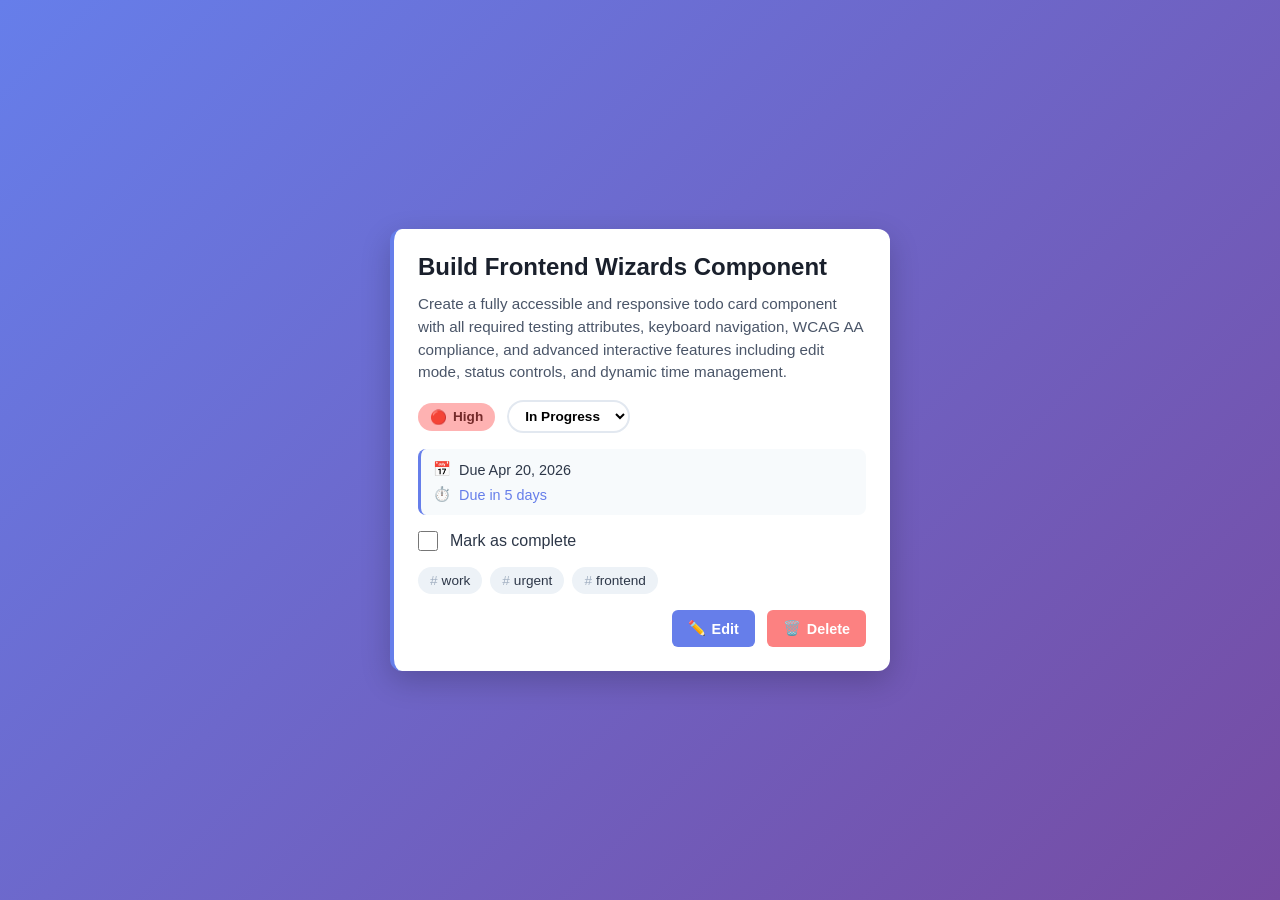
<file: Index.html>
<!DOCTYPE html>
<html lang="en">
<head>
    <meta charset="UTF-8">
    <meta name="viewport" content="width=device-width, initial-scale=1.0">
    <title>Todo Item Card - Stage 1a</title>
    <link rel="stylesheet" href="styles-todo.css">
</head>
<body>
    <main class="container">
        <article data-testid="test-todo-card" role="region" aria-labelledby="test-todo-title">
            <!-- VIEW MODE -->
            <div class="view-mode">
                <!-- Title with Priority Indicator -->
                <h2 data-testid="test-todo-title">
                    <span data-testid="test-todo-priority-indicator" class="high" aria-hidden="true"></span>
                    Build Frontend Wizards Component
                </h2>

                <!-- Description with Expand/Collapse -->
                <div data-testid="test-todo-collapsible-section" id="description-section">
                    <p data-testid="test-todo-description">
                        Create a fully accessible and responsive todo card component with all required testing attributes, keyboard navigation, WCAG AA compliance, and advanced interactive features including edit mode, status controls, and dynamic time management.
                    </p>
                    <button
                        data-testid="test-todo-expand-toggle"
                        type="button"
                        aria-expanded="false"
                        aria-controls="description-section"
                        class="hidden"
                    >
                        Show more
                    </button>
                </div>

                <!-- Metadata Section -->
                <div class="metadata-section">
                    <span
                        data-testid="test-todo-priority"
                        class="high"
                        aria-label="Priority: High"
                    >
                        <span aria-hidden="true">🔴</span> High
                    </span>
                    <select
                        data-testid="test-todo-status-control"
                        aria-label="Change task status"
                    >
                        <option value="pending">Pending</option>
                        <option value="in-progress" selected>In Progress</option>
                        <option value="done">Done</option>
                    </select>
                </div>

                <!-- Date/Time Section -->
                <div class="date-time-section">
                    <time
                        data-testid="test-todo-due-date"
                        datetime="2026-04-20T18:00:00Z"
                        aria-label="Due date"
                    >
                        <span aria-hidden="true">📅</span>
                        Due Apr 20, 2026
                    </time>
                    <div style="display: flex; align-items: center; gap: 4px;">
                        <span
                            data-testid="test-todo-time-remaining"
                            aria-live="polite"
                            aria-label="Time remaining"
                        >
                            <span aria-hidden="true">⏱️</span>
                            Due in 5 days
                        </span>
                        <span data-testid="test-todo-overdue-indicator" class="hidden">
                            <span aria-hidden="true">⚠️</span> Overdue
                        </span>
                    </div>
                </div>

                <!-- Checkbox -->
                <div class="checkbox-container">
                    <input
                        type="checkbox"
                        data-testid="test-todo-complete-toggle"
                        id="todo-complete"
                        aria-label="Mark task as complete"
                    />
                    <label for="todo-complete" class="checkbox-label">
                        Mark as complete
                    </label>
                </div>

                <!-- Tags -->
                <ul data-testid="test-todo-tags" role="list">
                    <li class="tag-item" data-testid="test-todo-tag-work">work</li>
                    <li class="tag-item" data-testid="test-todo-tag-urgent">urgent</li>
                    <li class="tag-item">frontend</li>
                </ul>

                <!-- Actions -->
                <div class="actions-section">
                    <button
                        data-testid="test-todo-edit-button"
                        aria-label="Edit this task"
                        type="button"
                    >
                        <span aria-hidden="true">✏️</span>
                        Edit
                    </button>
                    <button
                        data-testid="test-todo-delete-button"
                        aria-label="Delete this task"
                        type="button"
                    >
                        <span aria-hidden="true">🗑️</span>
                        Delete
                    </button>
                </div>
            </div>

            <!-- EDIT MODE -->
            <div class="edit-mode">
                <form data-testid="test-todo-edit-form">
                    <div class="form-group">
                        <label for="edit-title">Title</label>
                        <input
                            type="text"
                            data-testid="test-todo-edit-title-input"
                            id="edit-title"
                            required
                            aria-label="Edit task title"
                        />
                    </div>

                    <div class="form-group">
                        <label for="edit-description">Description</label>
                        <textarea
                            data-testid="test-todo-edit-description-input"
                            id="edit-description"
                            aria-label="Edit task description"
                        ></textarea>
                    </div>

                    <div class="form-group">
                        <label for="edit-priority">Priority</label>
                        <select
                            data-testid="test-todo-edit-priority-select"
                            id="edit-priority"
                            aria-label="Edit task priority"
                        >
                            <option value="low">Low</option>
                            <option value="medium">Medium</option>
                            <option value="high" selected>High</option>
                        </select>
                    </div>

                    <div class="form-group">
                        <label for="edit-due-date">Due Date</label>
                        <input
                            type="datetime-local"
                            data-testid="test-todo-edit-due-date-input"
                            id="edit-due-date"
                            aria-label="Edit task due date"
                        />
                    </div>

                    <div class="edit-form-actions">
                        <button
                            data-testid="test-todo-save-button"
                            type="submit"
                            aria-label="Save changes to task"
                        >
                            <span aria-hidden="true">✓</span>
                            Save
                        </button>
                        <button
                            data-testid="test-todo-cancel-button"
                            type="button"
                            aria-label="Cancel editing task"
                        >
                            <span aria-hidden="true">✕</span>
                            Cancel
                        </button>
                    </div>
                </form>
            </div>
        </article>
    </main>

    <script src="script-todo.js"></script>
</body>
</html>
</file>
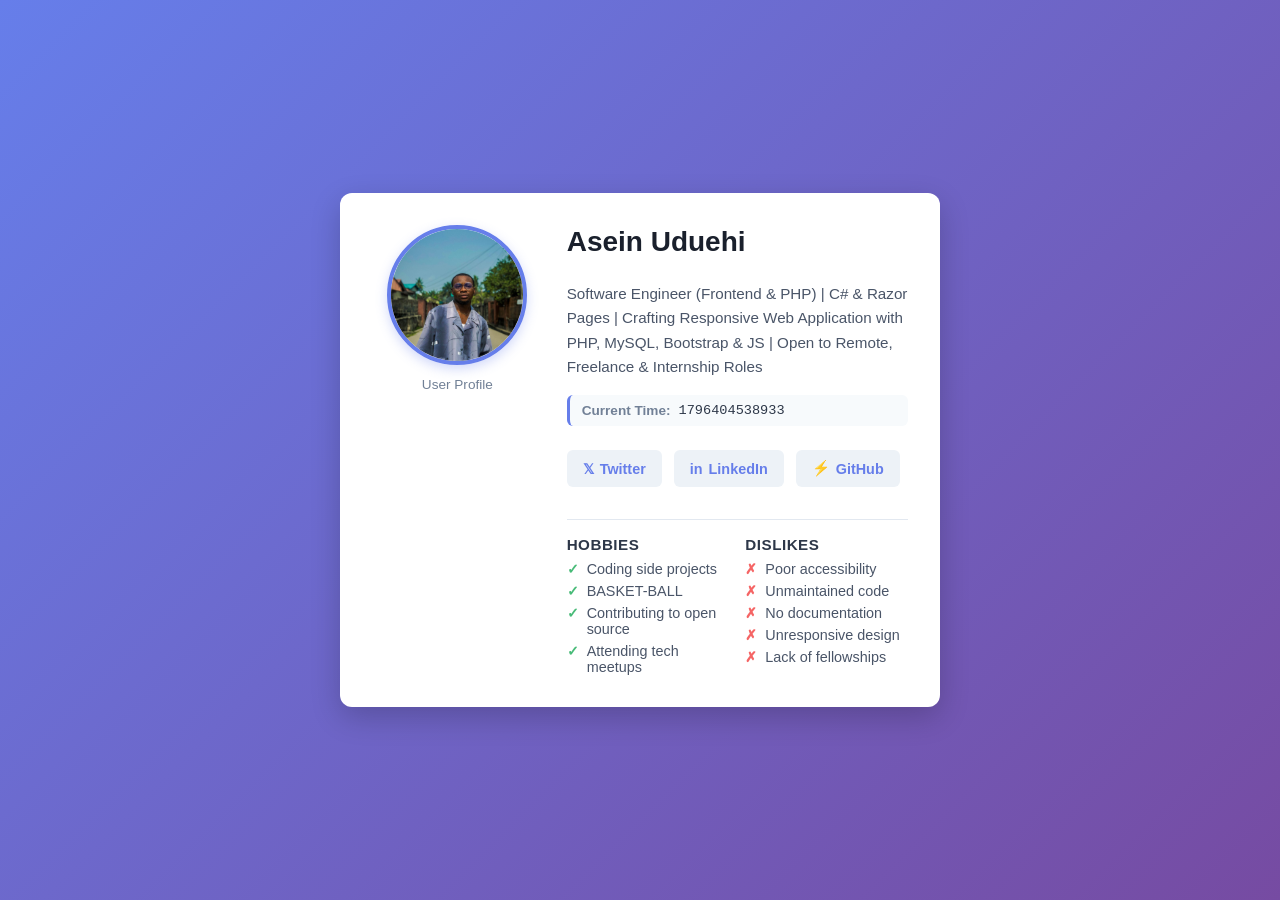
<file: profile.html>
<!DOCTYPE html>
<html lang="en">
<head>
    <meta charset="UTF-8">
    <meta name="viewport" content="width=device-width, initial-scale=1.0">
    <title>User Profile Card - Frontend Wizards</title>
    <link rel="stylesheet" href="styles-profile.css">
</head>
<body>
    <main class="container">
        <article data-testid="test-profile-card" role="region" aria-labelledby="user-name-header">
            <div class="profile-content">
                <!-- Avatar Section -->
                <figure data-testid="test-user-avatar">
                    <img
                        src="./img/AseinUduehi.jpg.jpg"
                        alt="Asein Uduehi's profile picture"
                        width="140"
                        height="140"
                    />
                    <figcaption>User Profile</figcaption>
                </figure>

                <!-- Text Content Section -->
                <div class="text-content">
                    <!-- Name -->
                    <header>
                        <h1 data-testid="test-user-name" id="user-name-header">
                            Asein Uduehi
                        </h1>
                    </header>

                    <!-- Bio -->
                    <p data-testid="test-user-bio">
                        Software Engineer (Frontend & PHP) | C# & Razor Pages | Crafting Responsive Web Application with PHP, MySQL, Bootstrap & JS | Open to Remote, Freelance & Internship Roles
                    </p>

                    <!-- Time Display -->
                    <div class="time-section">
                        <span class="time-label">Current Time:</span>
                        <span data-testid="test-user-time" role="status" aria-live="polite">
                            1713283200000
                        </span>
                    </div>

                    <!-- Social Links -->
                    <nav data-testid="test-user-social-links" aria-label="Social media links">
                        <a
                            href="https://twitter.com/jaycoat7"
                            target="_blank"
                            rel="noopener noreferrer"
                            data-testid="test-user-social-twitter"
                            aria-label="Visit Twitter profile"
                        >
                            <span aria-hidden="true">𝕏</span>
                            Twitter
                        </a>
                        <a
                            href="www.linkedin.com/in/uduehi-asein-5883b42bb"
                            target="_blank"
                            rel="noopener noreferrer"
                            data-testid="test-user-social-linkedin"
                            aria-label="Visit LinkedIn profile"
                        >
                            <span aria-hidden="true">in</span>
                            LinkedIn
                        </a>
                        <a
                            href="https://github.com/johnnyenteprise"
                            target="_blank"
                            rel="noopener noreferrer"
                            data-testid="test-user-social-github"
                            aria-label="Visit GitHub profile"
                        >
                            <span aria-hidden="true">⚡</span>
                            GitHub
                        </a>
                    </nav>

                    <!-- Hobbies and Dislikes -->
                    <div class="attributes-section">
                        <!-- Hobbies -->
                        <section aria-labelledby="hobbies-heading">
                            <h3 id="hobbies-heading">Hobbies</h3>
                            <ul data-testid="test-user-hobbies" role="list">
                                <li>Coding side projects</li>
                                <li>BASKET-BALL </li>
                                <li>Contributing to open source</li>
                                <li>Attending tech meetups</li>
                            </ul>
                        </section>

                        <!-- Dislikes -->
                        <section aria-labelledby="dislikes-heading">
                            <h3 id="dislikes-heading">Dislikes</h3>
                            <ul data-testid="test-user-dislikes" role="list">
                                <li>Poor accessibility</li>
                                <li>Unmaintained code</li>
                                <li>No documentation</li>
                                <li>Unresponsive design</li>
                                <LI>Lack of fellowships</LI>
                            </ul>
                        </section>
                    </div>
                </div>
            </div>
        </article>
    </main>

    <script src="scripts-profile.js"></script>
</body>
</html>
</file>
<file: styles-todo.css>
* {
    margin: 0;
    padding: 0;
    box-sizing: border-box;
}

body {
    font-family: -apple-system, BlinkMacSystemFont, 'Segoe UI', Roboto, Oxygen, Ubuntu, Cantarell, sans-serif;
    background: linear-gradient(135deg, #667eea 0%, #764ba2 100%);
    min-height: 100vh;
    display: flex;
    align-items: center;
    justify-content: center;
    padding: 16px;
}

.container {
    width: 100%;
    max-width: 500px;
}

/* Card Root */
[data-testid="test-todo-card"] {
    background: white;
    border-radius: 12px;
    box-shadow: 0 10px 30px rgba(0, 0, 0, 0.2);
    padding: 24px;
    transition: box-shadow 0.3s ease, transform 0.2s ease;
    border-left: 4px solid #667eea;
}

[data-testid="test-todo-card"]:hover {
    box-shadow: 0 15px 40px rgba(0, 0, 0, 0.25);
}

[data-testid="test-todo-card"].completed {
    background: #f8f9fa;
    border-left-color: #48bb78;
}

[data-testid="test-todo-card"].overdue {
    border-left-color: #f56565;
}

[data-testid="test-todo-card"].high-priority {
    border-left-color: #ed8936;
}

/* View Mode */
.view-mode {
    display: block;
}

.view-mode.hidden {
    display: none;
}

/* Edit Mode */
.edit-mode {
    display: none;
}

.edit-mode.visible {
    display: block;
}

/* Priority Indicator */
[data-testid="test-todo-priority-indicator"] {
    display: inline-block;
    width: 12px;
    height: 12px;
    border-radius: 50%;
    margin-right: 8px;
    vertical-align: middle;
}

[data-testid="test-todo-priority-indicator"].low {
    background: #48bb78;
    box-shadow: 0 0 0 2px rgba(72, 187, 120, 0.2);
}

[data-testid="test-todo-priority-indicator"].medium {
    background: #ecc94b;
    box-shadow: 0 0 0 2px rgba(236, 201, 75, 0.2);
}

[data-testid="test-todo-priority-indicator"].high {
    background: #f56565;
    box-shadow: 0 0 0 2px rgba(245, 101, 101, 0.2);
}

/* Overdue Indicator */
[data-testid="test-todo-overdue-indicator"] {
    display: inline-flex;
    align-items: center;
    gap: 6px;
    padding: 4px 8px;
    background: #fed7d7;
    color: #742a2a;
    border-radius: 4px;
    font-size: 0.75rem;
    font-weight: 600;
    margin-left: 8px;
}

[data-testid="test-todo-overdue-indicator"].hidden {
    display: none;
}

/* Title */
[data-testid="test-todo-title"] {
    font-size: 1.5rem;
    font-weight: 600;
    color: #1a202c;
    margin-bottom: 12px;
    word-break: break-word;
    transition: all 0.3s ease;
    display: flex;
    align-items: center;
    gap: 8px;
}

[data-testid="test-todo-card"].completed [data-testid="test-todo-title"] {
    text-decoration: line-through;
    color: #a0aec0;
}

/* Description */
[data-testid="test-todo-description"] {
    font-size: 0.95rem;
    color: #4a5568;
    line-height: 1.5;
    margin-bottom: 16px;
    word-break: break-word;
    max-height: none;
    overflow: visible;
    transition: max-height 0.3s ease, overflow 0.3s ease;
}

[data-testid="test-todo-collapsible-section"].collapsed [data-testid="test-todo-description"] {
    max-height: 80px;
    overflow: hidden;
    position: relative;
}

[data-testid="test-todo-collapsible-section"].collapsed [data-testid="test-todo-description"]::after {
    content: '';
    position: absolute;
    bottom: 0;
    left: 0;
    right: 0;
    height: 40px;
    background: linear-gradient(transparent, white);
}

/* Expand Toggle */
[data-testid="test-todo-expand-toggle"] {
    background: none;
    color: #667eea;
    padding: 4px 8px;
    margin-bottom: 12px;
    font-size: 0.85rem;
    border: none;
    cursor: pointer;
    font-weight: 600;
    text-decoration: underline;
}

[data-testid="test-todo-expand-toggle"]:hover {
    color: #5568d3;
}

[data-testid="test-todo-expand-toggle"]:focus {
    outline: 2px solid #667eea;
    outline-offset: 2px;
}

[data-testid="test-todo-expand-toggle"].hidden {
    display: none;
}

/* Metadata Section */
.metadata-section {
    display: flex;
    flex-wrap: wrap;
    gap: 12px;
    margin-bottom: 16px;
    font-size: 0.9rem;
    align-items: center;
}

/* Priority Badge */
[data-testid="test-todo-priority"] {
    display: inline-flex;
    align-items: center;
    gap: 6px;
    padding: 6px 12px;
    border-radius: 20px;
    font-weight: 600;
    font-size: 0.85rem;
    white-space: nowrap;
}

[data-testid="test-todo-priority"].low {
    background: #c6f6d5;
    color: #22543d;
}

[data-testid="test-todo-priority"].medium {
    background: #feebc8;
    color: #7c2d12;
}

[data-testid="test-todo-priority"].high {
    background: #feb2b2;
    color: #742a2a;
}

/* Status Control (Dropdown) */
[data-testid="test-todo-status-control"] {
    padding: 6px 12px;
    border-radius: 20px;
    font-weight: 600;
    font-size: 0.85rem;
    border: 2px solid #e2e8f0;
    background: white;
    cursor: pointer;
    transition: all 0.2s ease;
    white-space: nowrap;
}

[data-testid="test-todo-status-control"]:hover {
    border-color: #667eea;
}

[data-testid="test-todo-status-control"]:focus {
    outline: 2px solid #667eea;
    outline-offset: 2px;
}

/* Status Indicator Display */
[data-testid="test-todo-status"] {
    display: inline-flex;
    align-items: center;
    gap: 6px;
    padding: 6px 12px;
    border-radius: 20px;
    font-weight: 600;
    font-size: 0.85rem;
    white-space: nowrap;
}

[data-testid="test-todo-status"].pending {
    background: #e2e8f0;
    color: #2d3748;
}

[data-testid="test-todo-status"].in-progress {
    background: #bee3f8;
    color: #2c5282;
}

[data-testid="test-todo-status"].done {
    background: #c6f6d5;
    color: #22543d;
}

/* Date/Time Section */
.date-time-section {
    display: flex;
    flex-direction: column;
    gap: 8px;
    margin-bottom: 16px;
    padding: 12px;
    background: #f7fafc;
    border-radius: 8px;
    border-left: 3px solid #667eea;
}

.date-time-section.overdue {
    background: #fff5f5;
    border-left-color: #f56565;
}

[data-testid="test-todo-due-date"],
[data-testid="test-todo-time-remaining"] {
    font-size: 0.9rem;
    color: #2d3748;
    font-weight: 500;
}

[data-testid="test-todo-due-date"] {
    display: flex;
    align-items: center;
    gap: 8px;
}

[data-testid="test-todo-time-remaining"] {
    display: flex;
    align-items: center;
    gap: 8px;
    color: #667eea;
}

[data-testid="test-todo-time-remaining"].overdue {
    color: #f56565;
    font-weight: 600;
}

/* Checkbox */
.checkbox-container {
    display: flex;
    align-items: center;
    gap: 12px;
    margin-bottom: 16px;
    cursor: pointer;
}

[data-testid="test-todo-complete-toggle"] {
    width: 20px;
    height: 20px;
    cursor: pointer;
    accent-color: #667eea;
    flex-shrink: 0;
}

[data-testid="test-todo-complete-toggle"]:focus {
    outline: 2px solid #667eea;
    outline-offset: 2px;
}

.checkbox-label {
    font-weight: 500;
    color: #2d3748;
    user-select: none;
    cursor: pointer;
}

/* Tags */
[data-testid="test-todo-tags"] {
    display: flex;
    flex-wrap: wrap;
    gap: 8px;
    list-style: none;
    margin-bottom: 16px;
}

.tag-item {
    display: inline-flex;
    align-items: center;
    gap: 4px;
    padding: 6px 12px;
    background: #edf2f7;
    border-radius: 16px;
    font-size: 0.85rem;
    font-weight: 500;
    color: #2d3748;
    white-space: nowrap;
}

.tag-item::before {
    content: '#';
    color: #a0aec0;
}

/* Edit Form */
[data-testid="test-todo-edit-form"] {
    display: flex;
    flex-direction: column;
    gap: 16px;
}

.form-group {
    display: flex;
    flex-direction: column;
    gap: 6px;
}

.form-group label {
    font-weight: 600;
    font-size: 0.9rem;
    color: #2d3748;
}

[data-testid="test-todo-edit-title-input"],
[data-testid="test-todo-edit-description-input"],
[data-testid="test-todo-edit-priority-select"],
[data-testid="test-todo-edit-due-date-input"] {
    padding: 10px 12px;
    border: 2px solid #e2e8f0;
    border-radius: 6px;
    font-family: inherit;
    font-size: 0.95rem;
    transition: all 0.2s ease;
}

[data-testid="test-todo-edit-title-input"]:focus,
[data-testid="test-todo-edit-description-input"]:focus,
[data-testid="test-todo-edit-priority-select"]:focus,
[data-testid="test-todo-edit-due-date-input"]:focus {
    outline: none;
    border-color: #667eea;
    box-shadow: 0 0 0 3px rgba(102, 126, 234, 0.1);
}

[data-testid="test-todo-edit-description-input"] {
    resize: vertical;
    min-height: 80px;
    font-family: inherit;
}

/* Buttons Container */
.actions-section {
    display: flex;
    gap: 12px;
    justify-content: flex-end;
    flex-wrap: wrap;
}

.edit-form-actions {
    display: flex;
    gap: 12px;
    justify-content: flex-end;
    flex-wrap: wrap;
}

button {
    font-family: inherit;
    font-size: 0.9rem;
    padding: 10px 16px;
    border: none;
    border-radius: 6px;
    cursor: pointer;
    font-weight: 600;
    transition: all 0.2s ease;
    display: inline-flex;
    align-items: center;
    gap: 6px;
}

button:focus {
    outline: 2px solid #667eea;
    outline-offset: 2px;
}

button:active {
    transform: scale(0.98);
}

[data-testid="test-todo-edit-button"] {
    background: #667eea;
    color: white;
}

[data-testid="test-todo-edit-button"]:hover {
    background: #5568d3;
}

[data-testid="test-todo-delete-button"] {
    background: #fc8181;
    color: white;
}

[data-testid="test-todo-delete-button"]:hover {
    background: #f56565;
}

[data-testid="test-todo-save-button"] {
    background: #48bb78;
    color: white;
}

[data-testid="test-todo-save-button"]:hover {
    background: #38a169;
}

[data-testid="test-todo-cancel-button"] {
    background: #cbd5e0;
    color: #2d3748;
}

[data-testid="test-todo-cancel-button"]:hover {
    background: #a0aec0;
}

/* Responsive Design */
@media (max-width: 768px) {
    .metadata-section {
        gap: 8px;
        margin-bottom: 12px;
    }

    [data-testid="test-todo-edit-form"] {
        gap: 12px;
    }
}

@media (max-width: 480px) {
    [data-testid="test-todo-card"] {
        padding: 16px;
    }

    [data-testid="test-todo-title"] {
        font-size: 1.25rem;
    }

    [data-testid="test-todo-description"] {
        font-size: 0.9rem;
        margin-bottom: 12px;
    }

    .actions-section,
    .edit-form-actions {
        gap: 8px;
    }

    button {
        padding: 8px 14px;
        font-size: 0.85rem;
    }

    [data-testid="test-todo-edit-title-input"],
    [data-testid="test-todo-edit-description-input"],
    [data-testid="test-todo-edit-priority-select"],
    [data-testid="test-todo-edit-due-date-input"] {
        padding: 8px 10px;
        font-size: 0.9rem;
    }

    [data-testid="test-todo-priority"],
    [data-testid="test-todo-status"],
    [data-testid="test-todo-status-control"] {
        padding: 4px 10px;
        font-size: 0.8rem;
    }
}

@media (max-width: 320px) {
    [data-testid="test-todo-card"] {
        padding: 12px;
    }

    [data-testid="test-todo-title"] {
        font-size: 1.1rem;
    }

    [data-testid="test-todo-priority"],
    [data-testid="test-todo-status"],
    [data-testid="test-todo-status-control"] {
        padding: 4px 8px;
        font-size: 0.75rem;
    }

    .tag-item {
        padding: 4px 10px;
        font-size: 0.75rem;
    }
}

/* Accessibility */
.sr-only {
    position: absolute;
    width: 1px;
    height: 1px;
    padding: 0;
    margin: -1px;
    overflow: hidden;
    clip: rect(0, 0, 0, 0);
    white-space: nowrap;
    border-width: 0;
}
</file>
<file: styles-profile.css>
* {
    margin: 0;
    padding: 0;
    box-sizing: border-box;
}

body {
    font-family: -apple-system, BlinkMacSystemFont, 'Segoe UI', Roboto, Oxygen, Ubuntu, Cantarell, sans-serif;
    background: linear-gradient(135deg, #667eea 0%, #764ba2 100%);
    min-height: 100vh;
    display: flex;
    align-items: center;
    justify-content: center;
    padding: 16px;
}

.container {
    width: 100%;
    max-width: 600px;
}

/* Profile Card Root */
[data-testid="test-profile-card"] {
    background: white;
    border-radius: 12px;
    box-shadow: 0 10px 30px rgba(0, 0, 0, 0.2);
    overflow: hidden;
    transition: box-shadow 0.3s ease, transform 0.2s ease;
}

[data-testid="test-profile-card"]:hover {
    box-shadow: 0 15px 40px rgba(0, 0, 0, 0.25);
    transform: translateY(-4px);
}

/* Card Content */
.profile-content {
    display: grid;
    grid-template-columns: 1fr 2fr;
    gap: 24px;
    padding: 32px;
    align-items: start;
}

/* Avatar Section */
figure[data-testid="test-user-avatar"] {
    margin: 0;
    display: flex;
    flex-direction: column;
    align-items: center;
    gap: 12px;
}

figure[data-testid="test-user-avatar"] img {
    width: 140px;
    height: 140px;
    border-radius: 50%;
    object-fit: cover;
    border: 4px solid #667eea;
    box-shadow: 0 4px 12px rgba(102, 126, 234, 0.3);
    transition: transform 0.3s ease;
}

figure[data-testid="test-user-avatar"] img:hover {
    transform: scale(1.05);
}

figcaption {
    font-size: 0.85rem;
    color: #718096;
    text-align: center;
}

/* Text Content Section */
.text-content {
    display: flex;
    flex-direction: column;
    gap: 16px;
}

/* Header with Name */
header {
    margin-bottom: 8px;
}

[data-testid="test-user-name"] {
    font-size: 1.75rem;
    font-weight: 700;
    color: #1a202c;
    line-height: 1.2;
    word-break: break-word;
}

/* Bio */
[data-testid="test-user-bio"] {
    font-size: 0.95rem;
    color: #4a5568;
    line-height: 1.6;
    word-break: break-word;
}

/* Time Display */
.time-section {
    display: flex;
    align-items: center;
    gap: 8px;
    padding: 8px 12px;
    background: #f7fafc;
    border-radius: 6px;
    border-left: 3px solid #667eea;
}

.time-label {
    font-size: 0.85rem;
    font-weight: 600;
    color: #718096;
}

[data-testid="test-user-time"] {
    font-size: 0.85rem;
    color: #2d3748;
    font-family: 'Monaco', 'Menlo', 'Courier New', monospace;
    font-weight: 500;
    aria-live: polite;
}

/* Social Links */
nav[data-testid="test-user-social-links"] {
    display: flex;
    flex-wrap: wrap;
    gap: 12px;
    margin-top: 8px;
}

nav[data-testid="test-user-social-links"] a {
    display: inline-flex;
    align-items: center;
    gap: 6px;
    padding: 8px 14px;
    background: #edf2f7;
    color: #667eea;
    text-decoration: none;
    border-radius: 6px;
    font-size: 0.9rem;
    font-weight: 600;
    border: 2px solid transparent;
    transition: all 0.2s ease;
}

nav[data-testid="test-user-social-links"] a:hover {
    background: #667eea;
    color: white;
    transform: translateY(-2px);
    box-shadow: 0 4px 12px rgba(102, 126, 234, 0.4);
}

nav[data-testid="test-user-social-links"] a:focus {
    outline: none;
    border-color: #667eea;
    box-shadow: 0 0 0 3px rgba(102, 126, 234, 0.2);
}

nav[data-testid="test-user-social-links"] a:active {
    transform: scale(0.98);
}

/* Hobbies and Dislikes Section */
.attributes-section {
    display: grid;
    grid-template-columns: 1fr 1fr;
    gap: 16px;
    margin-top: 16px;
    padding-top: 16px;
    border-top: 1px solid #e2e8f0;
}

section {
    display: flex;
    flex-direction: column;
    gap: 8px;
}

section h3 {
    font-size: 0.95rem;
    font-weight: 700;
    color: #2d3748;
    text-transform: uppercase;
    letter-spacing: 0.5px;
}

[data-testid="test-user-hobbies"],
[data-testid="test-user-dislikes"] {
    list-style: none;
    display: flex;
    flex-direction: column;
    gap: 6px;
}

[data-testid="test-user-hobbies"] li,
[data-testid="test-user-dislikes"] li {
    font-size: 0.9rem;
    color: #4a5568;
    padding-left: 20px;
    position: relative;
}

[data-testid="test-user-hobbies"] li::before {
    content: '✓';
    position: absolute;
    left: 0;
    color: #48bb78;
    font-weight: 700;
}

[data-testid="test-user-dislikes"] li::before {
    content: '✗';
    position: absolute;
    left: 0;
    color: #f56565;
    font-weight: 700;
}

/* Accessibility */
.sr-only {
    position: absolute;
    width: 1px;
    height: 1px;
    padding: 0;
    margin: -1px;
    overflow: hidden;
    clip: rect(0, 0, 0, 0);
    white-space: nowrap;
    border-width: 0;
}

/* Responsive Design */
@media (max-width: 600px) {
    .profile-content {
        grid-template-columns: 1fr;
        gap: 20px;
        padding: 24px;
    }

    [data-testid="test-user-name"] {
        font-size: 1.5rem;
    }

    .attributes-section {
        grid-template-columns: 1fr;
        gap: 12px;
    }

    nav[data-testid="test-user-social-links"] {
        gap: 8px;
    }

    nav[data-testid="test-user-social-links"] a {
        font-size: 0.85rem;
        padding: 6px 12px;
    }
}

@media (max-width: 480px) {
    [data-testid="test-profile-card"] {
        margin: 12px;
    }

    .profile-content {
        padding: 16px;
        gap: 16px;
    }

    [data-testid="test-user-name"] {
        font-size: 1.25rem;
    }

    [data-testid="test-user-bio"] {
        font-size: 0.9rem;
    }

    figure[data-testid="test-user-avatar"] img {
        width: 100px;
        height: 100px;
    }

    .time-section {
        flex-direction: column;
        align-items: flex-start;
        gap: 4px;
    }

    [data-testid="test-user-time"] {
        font-size: 0.8rem;
        word-break: break-all;
    }

    nav[data-testid="test-user-social-links"] a {
        font-size: 0.8rem;
        padding: 6px 10px;
    }

    section h3 {
        font-size: 0.9rem;
    }

    [data-testid="test-user-hobbies"] li,
    [data-testid="test-user-dislikes"] li {
        font-size: 0.85rem;
    }
}

@media (max-width: 320px) {
    .profile-content {
        padding: 12px;
        gap: 12px;
    }

    [data-testid="test-user-name"] {
        font-size: 1.1rem;
    }

    figure[data-testid="test-user-avatar"] img {
        width: 80px;
        height: 80px;
        border-width: 3px;
    }
}

/* Focus visible for accessibility */
a:focus-visible {
    outline: 2px solid #667eea;
    outline-offset: 2px;
}
</file>
